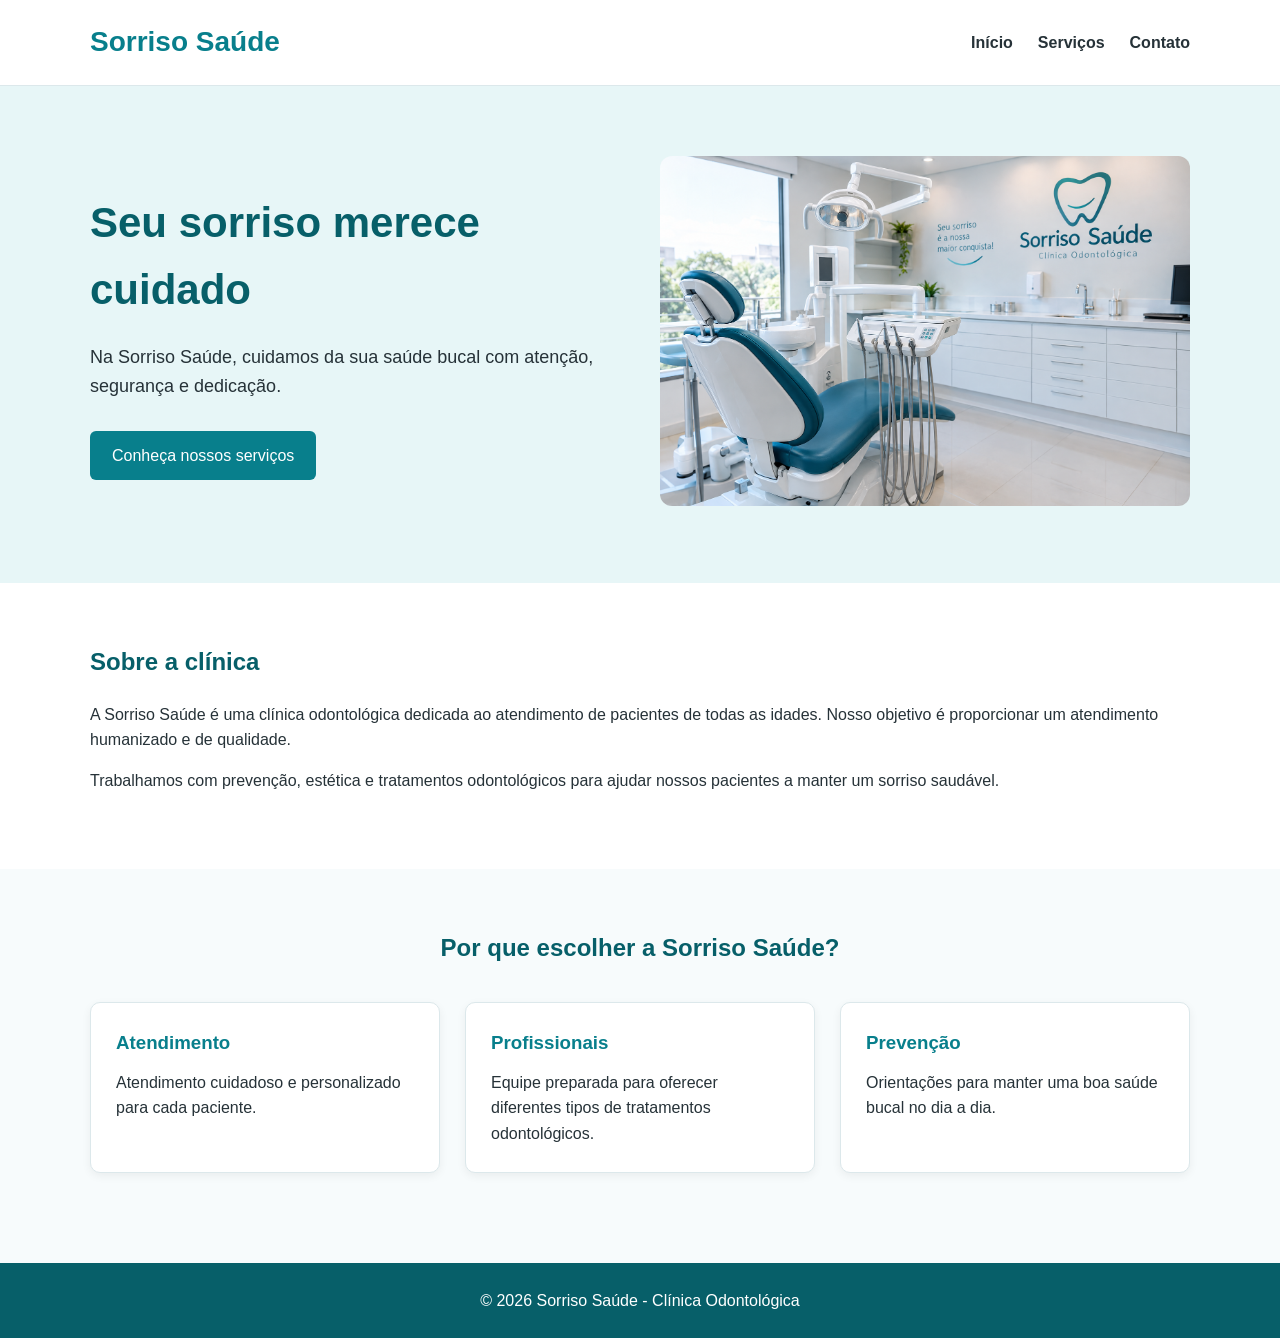
<file: index.html>
<!DOCTYPE html>
<html lang="pt-BR">

<head>
    <meta charset="UTF-8">
    <meta name="viewport" content="width=device-width, initial-scale=1.0">
    <title>Sorriso Saúde - Início</title>

    <link rel="stylesheet" href="css/style.css">
</head>

<body>

    <header class="cabecalho">
        <div class="container">

            <h1 id="logo">Sorriso Saúde</h1>

            <nav class="menu">
                <a href="index.html">Início</a>
                <a href="servicos.html">Serviços</a>
                <a href="contato.html">Contato</a>
            </nav>

        </div>
    </header>

    <main>

        <section class="hero">

            <div class="container hero-conteudo">

                <div class="hero-texto">
                    <h2>Seu sorriso merece cuidado</h2>

                    <p>
                        Na Sorriso Saúde, cuidamos da sua saúde bucal
                        com atenção, segurança e dedicação.
                    </p>

                    <a class="botao" href="servicos.html">
                        Conheça nossos serviços
                    </a>
                </div>

                <div class="hero-imagem">
                    <img src="img/clinica.png" alt="Imagem de uma clínica odontológica">
                </div>

            </div>

        </section>

        <section class="sobre">

            <div class="container">

                <h2>Sobre a clínica</h2>

                <p>
                    A Sorriso Saúde é uma clínica odontológica dedicada
                    ao atendimento de pacientes de todas as idades.
                    Nosso objetivo é proporcionar um atendimento
                    humanizado e de qualidade.
                </p>

                <p>
                    Trabalhamos com prevenção, estética e tratamentos
                    odontológicos para ajudar nossos pacientes a manter
                    um sorriso saudável.
                </p>

            </div>

        </section>

        <section class="destaques">

            <div class="container">

                <h2>Por que escolher a Sorriso Saúde?</h2>

                <div class="cards">

                    <article class="card">
                        <h3>Atendimento</h3>
                        <p>
                            Atendimento cuidadoso e personalizado
                            para cada paciente.
                        </p>
                    </article>

                    <article class="card">
                        <h3>Profissionais</h3>
                        <p>
                            Equipe preparada para oferecer diferentes
                            tipos de tratamentos odontológicos.
                        </p>
                    </article>

                    <article class="card">
                        <h3>Prevenção</h3>
                        <p>
                            Orientações para manter uma boa saúde
                            bucal no dia a dia.
                        </p>
                    </article>

                </div>

            </div>

        </section>

    </main>

    <footer class="rodape">

        <p>
            &copy; 2026 Sorriso Saúde - Clínica Odontológica
        </p>

    </footer>

</body>

</html>
</file>
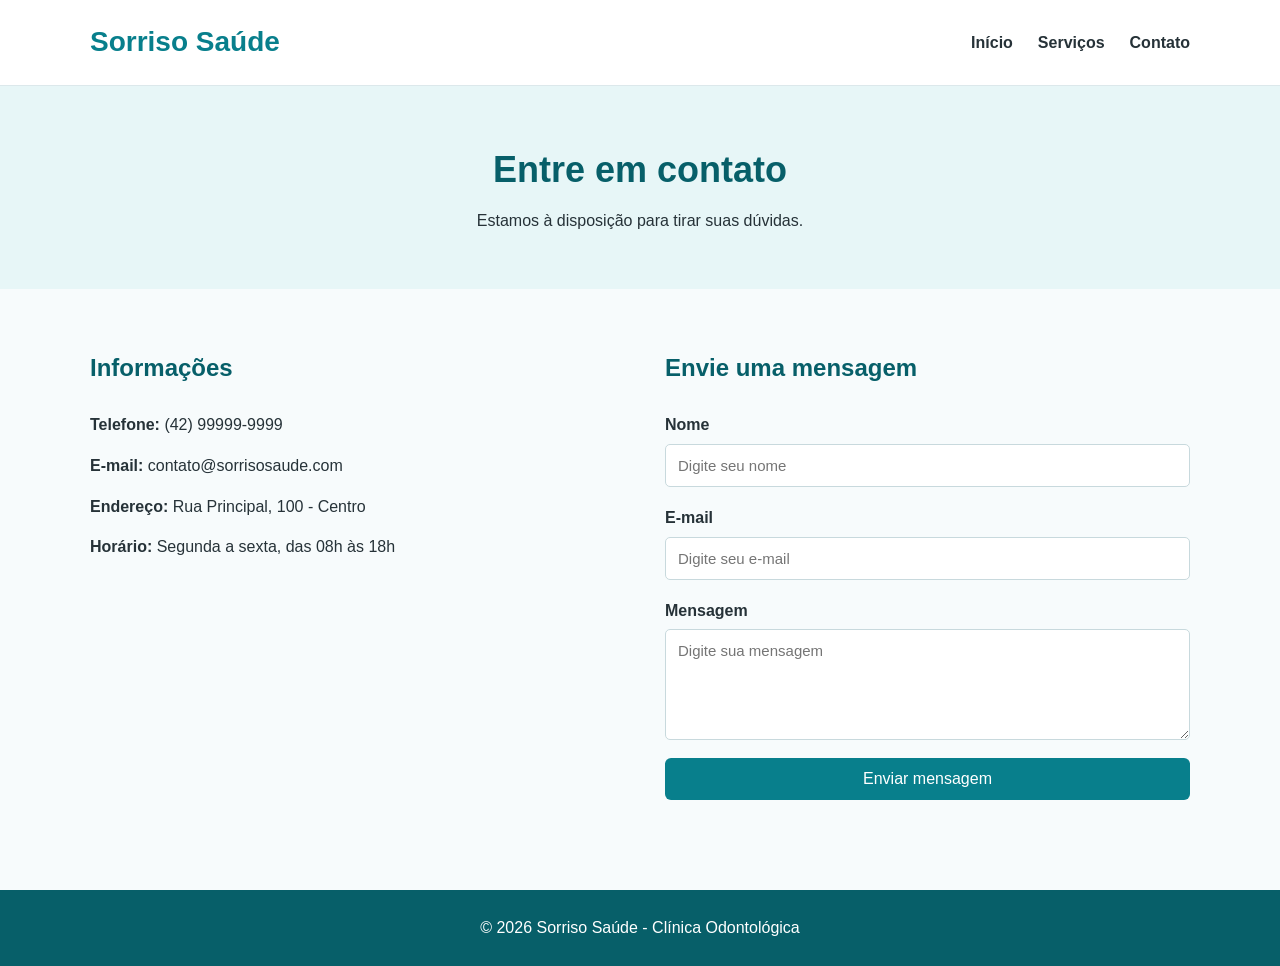
<file: contato.html>
<!DOCTYPE html>
<html lang="pt-BR">

<head>
    <meta charset="UTF-8">
    <meta name="viewport" content="width=device-width, initial-scale=1.0">

    <title>Sorriso Saúde - Contato</title>

    <link rel="stylesheet" href="css/style.css">
</head>

<body>

    <header class="cabecalho">

        <div class="container">

            <h1 id="logo">Sorriso Saúde</h1>

            <nav class="menu">
                <a href="index.html">Início</a>
                <a href="servicos.html">Serviços</a>
                <a href="contato.html">Contato</a>
            </nav>

        </div>

    </header>

    <main>

        <section class="titulo-pagina">

            <div class="container">

                <h2>Entre em contato</h2>

                <p>
                    Estamos à disposição para tirar suas dúvidas.
                </p>

            </div>

        </section>

        <section class="contato">

            <div class="container contato-conteudo">

                <div class="informacoes">

                    <h2>Informações</h2>

                    <p>
                        <strong>Telefone:</strong>
                        (42) 99999-9999
                    </p>

                    <p>
                        <strong>E-mail:</strong>
                        contato@sorrisosaude.com
                    </p>

                    <p>
                        <strong>Endereço:</strong>
                        Rua Principal, 100 - Centro
                    </p>

                    <p>
                        <strong>Horário:</strong>
                        Segunda a sexta, das 08h às 18h
                    </p>

                </div>

                <div class="formulario">

                    <h2>Envie uma mensagem</h2>

                    <form>

                        <label for="nome">Nome</label>
                        <input
                            type="text"
                            id="nome"
                            name="nome"
                            placeholder="Digite seu nome"
                        >

                        <label for="email">E-mail</label>
                        <input
                            type="email"
                            id="email"
                            name="email"
                            placeholder="Digite seu e-mail"
                        >

                        <label for="mensagem">Mensagem</label>
                        <textarea
                            id="mensagem"
                            name="mensagem"
                            rows="5"
                            placeholder="Digite sua mensagem"
                        ></textarea>

                        <button type="submit" class="botao">
                            Enviar mensagem
                        </button>

                    </form>

                </div>

            </div>

        </section>

    </main>

    <footer class="rodape">

        <p>
            &copy; 2026 Sorriso Saúde - Clínica Odontológica
        </p>

    </footer>

</body>

</html>
</file>
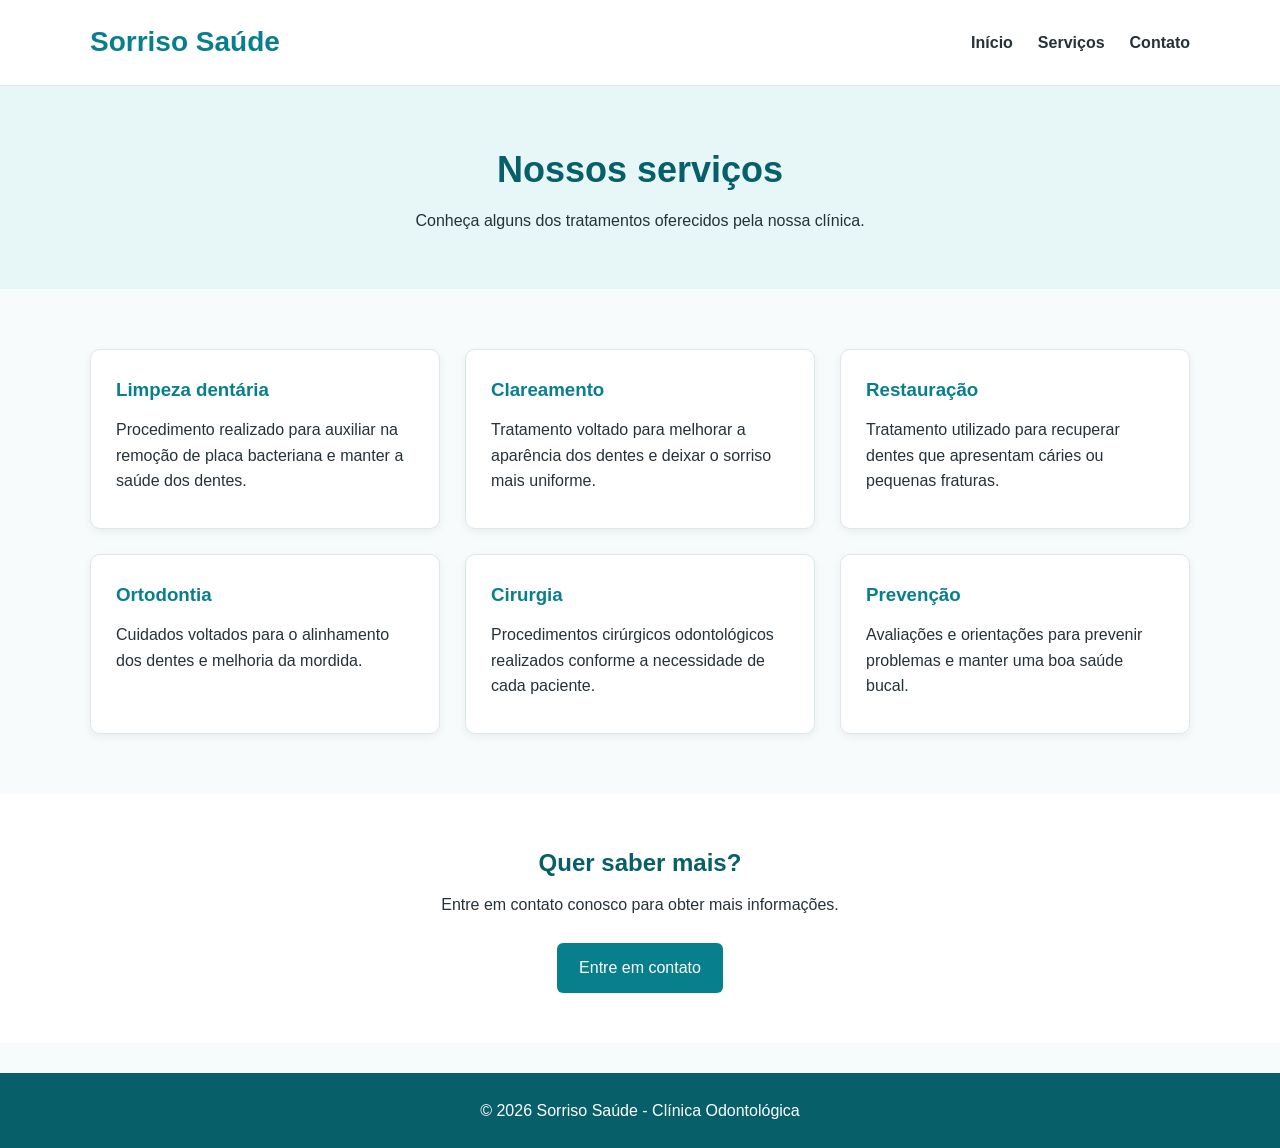
<file: servicos.html>
<!DOCTYPE html>
<html lang="pt-BR">

<head>
    <meta charset="UTF-8">
    <meta name="viewport" content="width=device-width, initial-scale=1.0">

    <title>Sorriso Saúde - Serviços</title>

    <link rel="stylesheet" href="css/style.css">
</head>

<body>

    <header class="cabecalho">

        <div class="container">

            <h1 id="logo">Sorriso Saúde</h1>

            <nav class="menu">
                <a href="index.html">Início</a>
                <a href="servicos.html">Serviços</a>
                <a href="contato.html">Contato</a>
            </nav>

        </div>

    </header>

    <main>

        <section class="titulo-pagina">

            <div class="container">

                <h2>Nossos serviços</h2>

                <p>
                    Conheça alguns dos tratamentos oferecidos
                    pela nossa clínica.
                </p>

            </div>

        </section>

        <section class="servicos">

            <div class="container">

                <div class="cards">

                    <article class="card servico-card">

                        <h3>Limpeza dentária</h3>

                        <p>
                            Procedimento realizado para auxiliar
                            na remoção de placa bacteriana e
                            manter a saúde dos dentes.
                        </p>

                    </article>

                    <article class="card servico-card">

                        <h3>Clareamento</h3>

                        <p>
                            Tratamento voltado para melhorar
                            a aparência dos dentes e deixar
                            o sorriso mais uniforme.
                        </p>

                    </article>

                    <article class="card servico-card">

                        <h3>Restauração</h3>

                        <p>
                            Tratamento utilizado para recuperar
                            dentes que apresentam cáries ou
                            pequenas fraturas.
                        </p>

                    </article>

                    <article class="card servico-card">

                        <h3>Ortodontia</h3>

                        <p>
                            Cuidados voltados para o alinhamento
                            dos dentes e melhoria da mordida.
                        </p>

                    </article>

                    <article class="card servico-card">

                        <h3>Cirurgia</h3>

                        <p>
                            Procedimentos cirúrgicos odontológicos
                            realizados conforme a necessidade
                            de cada paciente.
                        </p>

                    </article>

                    <article class="card servico-card">

                        <h3>Prevenção</h3>

                        <p>
                            Avaliações e orientações para prevenir
                            problemas e manter uma boa saúde bucal.
                        </p>

                    </article>

                </div>

            </div>

        </section>

        <section class="chamada">

            <div class="container">

                <h2>Quer saber mais?</h2>

                <p>
                    Entre em contato conosco para obter
                    mais informações.
                </p>

                <a class="botao" href="contato.html">
                    Entre em contato
                </a>

            </div>

        </section>

    </main>

    <footer class="rodape">

        <p>
            &copy; 2026 Sorriso Saúde - Clínica Odontológica
        </p>

    </footer>

</body>

</html>
</file>
<file: css/style.css>
* {
    margin: 0;
    padding: 0;
    box-sizing: border-box;
}

body {
    font-family: Arial, Helvetica, sans-serif;
    background-color: #f7fbfc;
    color: #263238;
    line-height: 1.6;
}

.container {
    width: 90%;
    max-width: 1100px;
    margin: 0 auto;
}

 

.cabecalho {
    background-color: #ffffff;
    border-bottom: 1px solid #dce8eb;
    padding: 20px 0;
}

.cabecalho .container {
    display: flex;
    justify-content: space-between;
    align-items: center;
}

#logo {
    color: #087f8c;
    font-size: 28px;
}

 
.menu {
    display: flex;
    gap: 25px;
}

.menu a {
    color: #263238;
    text-decoration: none;
    font-weight: bold;
}

.menu a:hover {
    color: #087f8c;
}

 
.hero {
    padding: 70px 0;
    background-color: #e7f6f7;
}

.hero-conteudo {
    display: flex;
    align-items: center;
    justify-content: space-between;
    gap: 40px;
}

.hero-texto {
    flex: 1;
}

.hero-texto h2 {
    font-size: 42px;
    color: #075f69;
    margin-bottom: 20px;
}

.hero-texto p {
    font-size: 18px;
    margin-bottom: 30px;
}

.hero-imagem {
    flex: 1;
}

.hero-imagem img {
    width: 100%;
    max-height: 350px;
    object-fit: cover;
    border-radius: 12px;
}

 

.botao {
    display: inline-block;
    background-color: #087f8c;
    color: #ffffff;
    padding: 12px 22px;
    border-radius: 6px;
    text-decoration: none;
    border: none;
    cursor: pointer;
    font-size: 16px;
}

.botao:hover {
    background-color: #075f69;
}

 
.sobre {
    padding: 60px 0;
    background-color: #ffffff;
}

.sobre h2 {
    color: #075f69;
    margin-bottom: 20px;
}

.sobre p {
    margin-bottom: 15px;
}
 

.destaques {
    padding: 60px 0;
}

.destaques h2 {
    text-align: center;
    margin-bottom: 35px;
    color: #075f69;
}

.cards {
    display: grid;
    grid-template-columns: repeat(3, 1fr);
    gap: 25px;
}

.card {
    background-color: #ffffff;
    padding: 25px;
    border-radius: 10px;
    border: 1px solid #dce8eb;
    box-shadow: 0 3px 10px rgba(0, 0, 0, 0.06);
}

.card h3 {
    color: #087f8c;
    margin-bottom: 12px;
}

 

.titulo-pagina {
    background-color: #e7f6f7;
    text-align: center;
    padding: 55px 0;
}

.titulo-pagina h2 {
    font-size: 36px;
    color: #075f69;
    margin-bottom: 10px;
}

 
.servicos {
    padding: 60px 0;
}

.servico-card {
    min-height: 180px;
}

.chamada {
    text-align: center;
    background-color: #ffffff;
    padding: 50px 0;
}

.chamada h2 {
    color: #075f69;
    margin-bottom: 10px;
}

.chamada p {
    margin-bottom: 25px;
}
 

.contato {
    padding: 60px 0;
}

.contato-conteudo {
    display: grid;
    grid-template-columns: 1fr 1fr;
    gap: 50px;
}

.informacoes h2,
.formulario h2 {
    color: #075f69;
    margin-bottom: 25px;
}

.informacoes p {
    margin-bottom: 15px;
}

.formulario form {
    display: flex;
    flex-direction: column;
}

.formulario label {
    margin-bottom: 6px;
    font-weight: bold;
}

.formulario input,
.formulario textarea {
    padding: 12px;
    margin-bottom: 18px;
    border: 1px solid #c8d9dd;
    border-radius: 5px;
    font-family: Arial, Helvetica, sans-serif;
    font-size: 15px;
}

.formulario input:focus,
.formulario textarea:focus {
    outline: 2px solid #8ed4da;
}

 

.rodape {
    background-color: #075f69;
    color: #ffffff;
    text-align: center;
    padding: 25px 0;
    margin-top: 30px;
}


 

@media (max-width: 768px) {

    .cabecalho .container {
        flex-direction: column;
        gap: 15px;
    }

    .menu {
        gap: 15px;
    }

    .hero-conteudo {
        flex-direction: column;
    }

    .hero-texto h2 {
        font-size: 32px;
    }

    .cards {
        grid-template-columns: 1fr;
    }

    .contato-conteudo {
        grid-template-columns: 1fr;
    }

}
</file>
